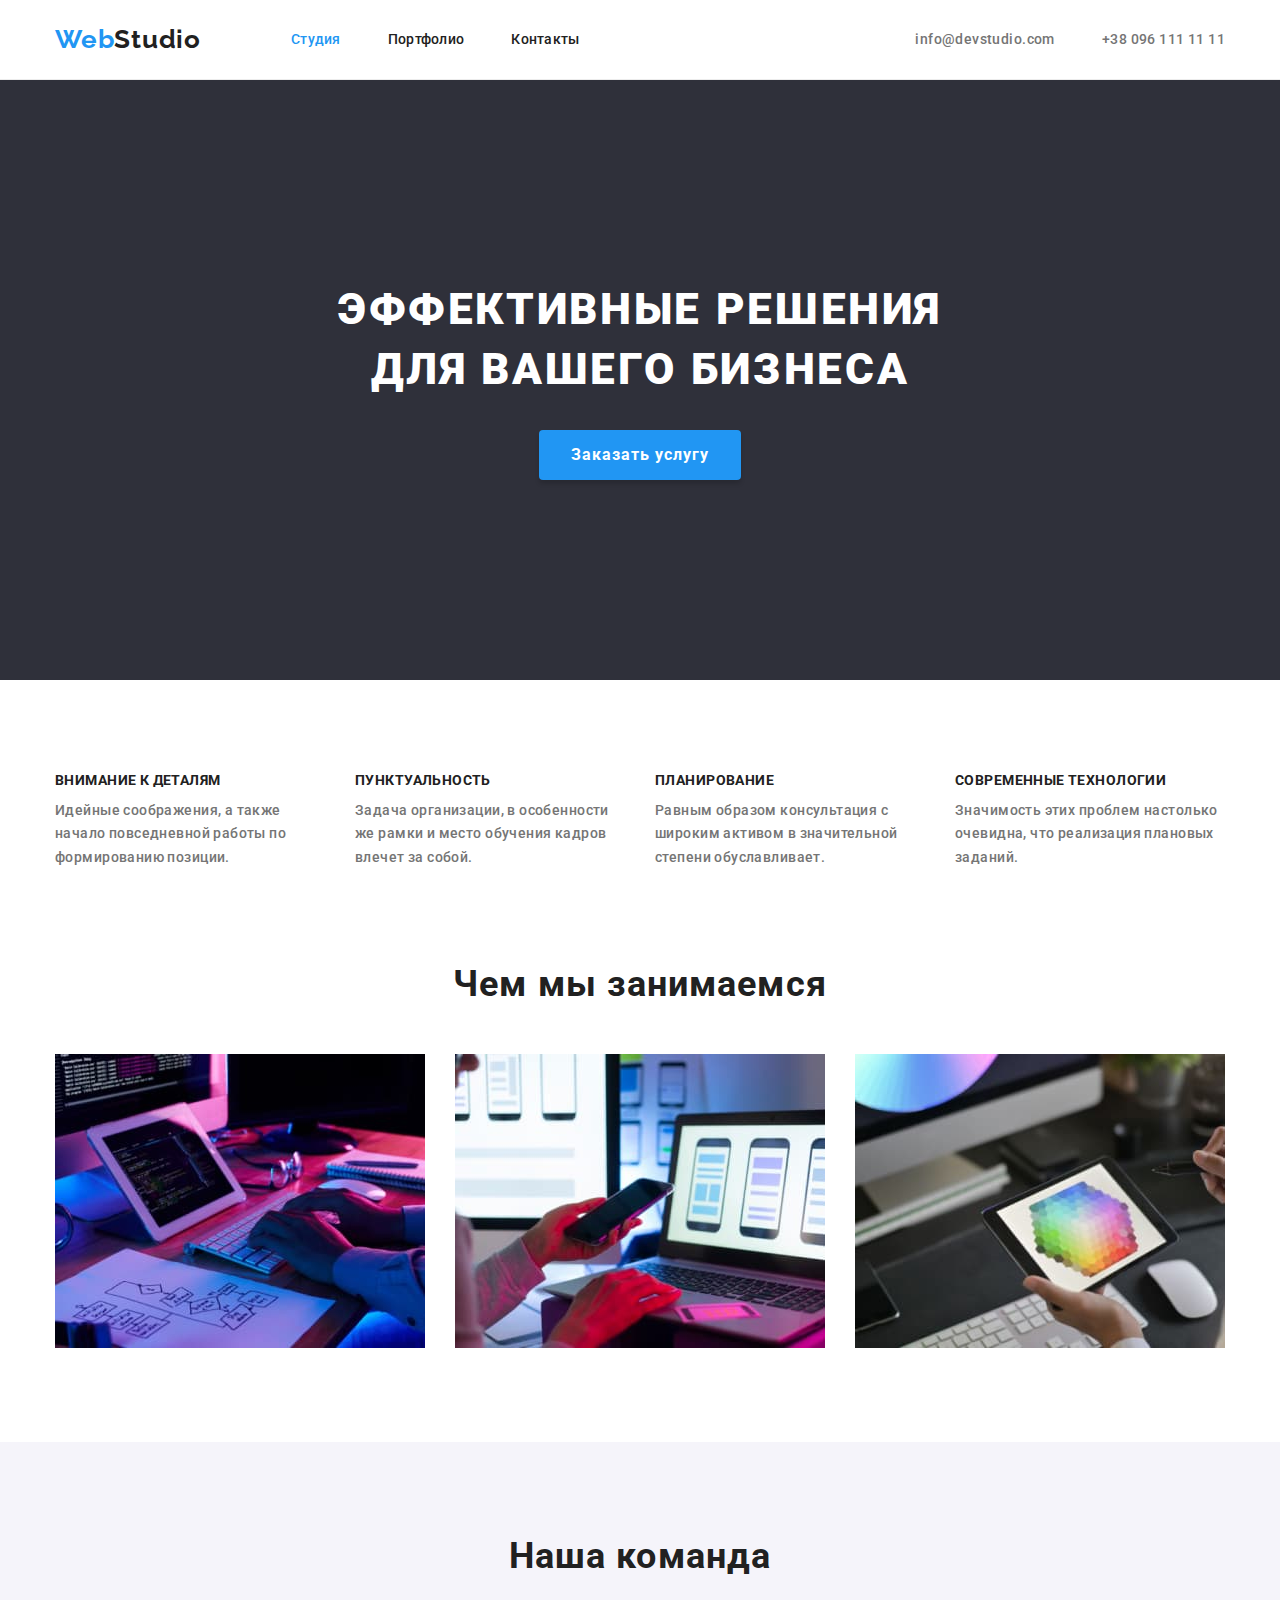
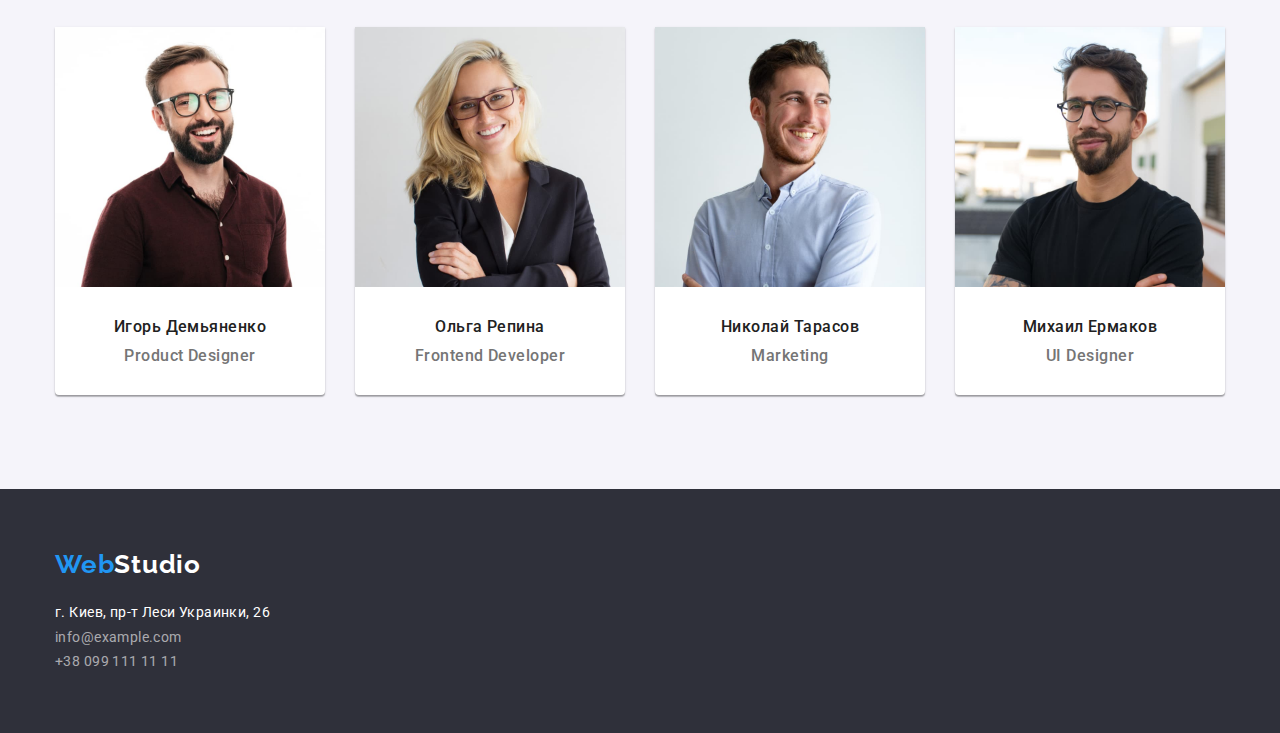
<file: index.html>
<!DOCTYPE html>
<html lang="ru">
<head>
    <meta charset="UTF-8">
    <meta http-equiv="X-UA-Compatible" content="IE=edge">
    <meta name="viewport" content="width=device-width, initial-scale=1.0">
    <title>WebStudio студия дизайна</title>
    <link rel="stylesheet" href="https://cdnjs.cloudflare.com/ajax/libs/modern-normalize/1.0.0/modern-normalize.min.css"/>
    <link href="https://fonts.googleapis.com/css2?family=Raleway:wght@700&family=Roboto:wght@400;500;700;900&display=swap"
        rel="stylesheet">
    <link rel="stylesheet" href="./css/styles.css">
</head>
<body>
    
    <!--хедер-->
    <header class="header">
        <div class="container">
       <nav class="navmenu"> 
           <a class="logo" lang="en" href="index.html"><span>Web</span>Studio</a>
            <ul class="list">
            <li class="point"><a class="link current" href="index.html">Студия</a></li>
            <li class="point"><a class="link" href="./portfolio.html">Портфолио</a></li>
            <li class="point"><a class="link" href="">Контакты</a></li>
            </ul>
        </nav>
        <ul class="list contact">
            <li class="point"><a class="link" lang="en" href="mailto:info@devstudio.com">info@devstudio.com</a></li>
            <li class="point"><a class="link" href="tel:+380961111111">+38 096 111 11 11</a></li>
        </ul>
        </div>
    </header>

    <!--уникальный контент-->
    <main>  

    <!-- баннер герой -->
    <section class="banner">
        <div class="container">
            <h1 class="title">Эффективные решения
                для вашего бизнеса</h1>
            <button class="order" type="button">Заказать услугу</button>
        </div>
        </section>

<!-- Особенности -->
    <section class="section features">
        <div class="container">
        <h2 class="visually-hidden">Особенности</h2>
    <ul class="list">
        <li class="point">
            <h3 class="title h3">Внимание к деталям</h3>
            <p  class="text">Идейные соображения, а также начало повседневной работы по формированию позиции.</p>
        </li>
        <li class="point">
            <h3 class="title h3">Пунктуальность</h3>
            <p  class="text">Задача организации, в особенности же рамки и место обучения кадров влечет за собой.</p>
        </li>
        <li class="point">
            <h3 class="title h3">Планирование</h3>
            <p  class="text">Равным образом консультация с широким активом в значительной степени обуславливает.</p>
        </li>
        <li class="point">
            <h3 class="title h3">Современные технологии</h3>
            <p  class="text">Значимость этих проблем настолько очевидна, что реализация плановых заданий.</p>
        </li>
    </ul>
    </div>
    </section>

<!-- Чем мы занимаемся -->
    <section class="section wedoing">
        <div class="container">
        <h2 class="title">Чем мы занимаемся</h2>
        <ul class="list">
            <li class="point">
                <img src="./images/box-1.jpeg" alt="Работа на планшете" width="370">
            </li>
            <li class="point">
                <img src="./images/box-2.jpeg" alt="Синхронизация ПК и смартфона" width="370">
            </li>
            <li class="point">
                <img src="./images/box-3.jpeg" alt="Планшет" width="370">
            </li>
        </ul>
    </div>
    </section>

<!-- Наша команда -->
    <section class="section  team">
        <div class="container">
        <h2 class="title">Наша команда</h2>
        <ul class="list">
            <li class="point">
                <img src="./images/img-1.jpeg" alt="Игорь Демьяненко" width="270">
                <div class="box">
                <h3 class="team-title">Игорь Демьяненко</h3>
                <p class="text" lang="en">Product Designer</p>
                </div>
            </li>
            <li class="point">
                <img src="./images/img-2.jpeg" alt="Ольга Репина" width="270">
                <div class="box">
                <h3 class="team-title">Ольга Репина</h3>
                <p class="text" lang="en">Frontend Developer</p>
                </div>
            </li>
            <li class="point">
                <img src="./images/img-3.jpeg" alt="Николай Тарасов" width="270">
                <div class="box">
                <h3 class="team-title">Николай Тарасов</h3>
                <p class="text" lang="en">Marketing</p>
                </div>
            </li>
            <li class="point">
                <img src="./images/img-4.jpeg" alt="Михаил Ермаков" width="270">
                <div class="box">
                <h3 class="team-title">Михаил Ермаков</h3>
                <p class="text" lang="en">UI Designer</p>
                </div>
            </li>
        </ul>
        </div>
    </section>
    
  </main>

    <!-- Подвал -->
    <footer class="footer">
        <div class="container">
        <a class="logo" lang="en" href="/"><span>Web</span>Studio</a>
        <address class="contacts">
            <ul class="list">
                <li><a class="street" href="https://goo.gl/maps/Ta9KP2Tuc9y4ZhMA9" target="_blank" rel="noopener noreferrer">г. Киев, пр-т Леси Украинки, 26</a></li>
                <li><a class="link" href="mailto:info@example.com">info@example.com</a></li>
                <li><a class="link" href="tel:+380991111111">+38 099 111 11 11</a></li>
            </ul>
            
        </address>
        </div>
    </footer>


</body>
</html>
</file>
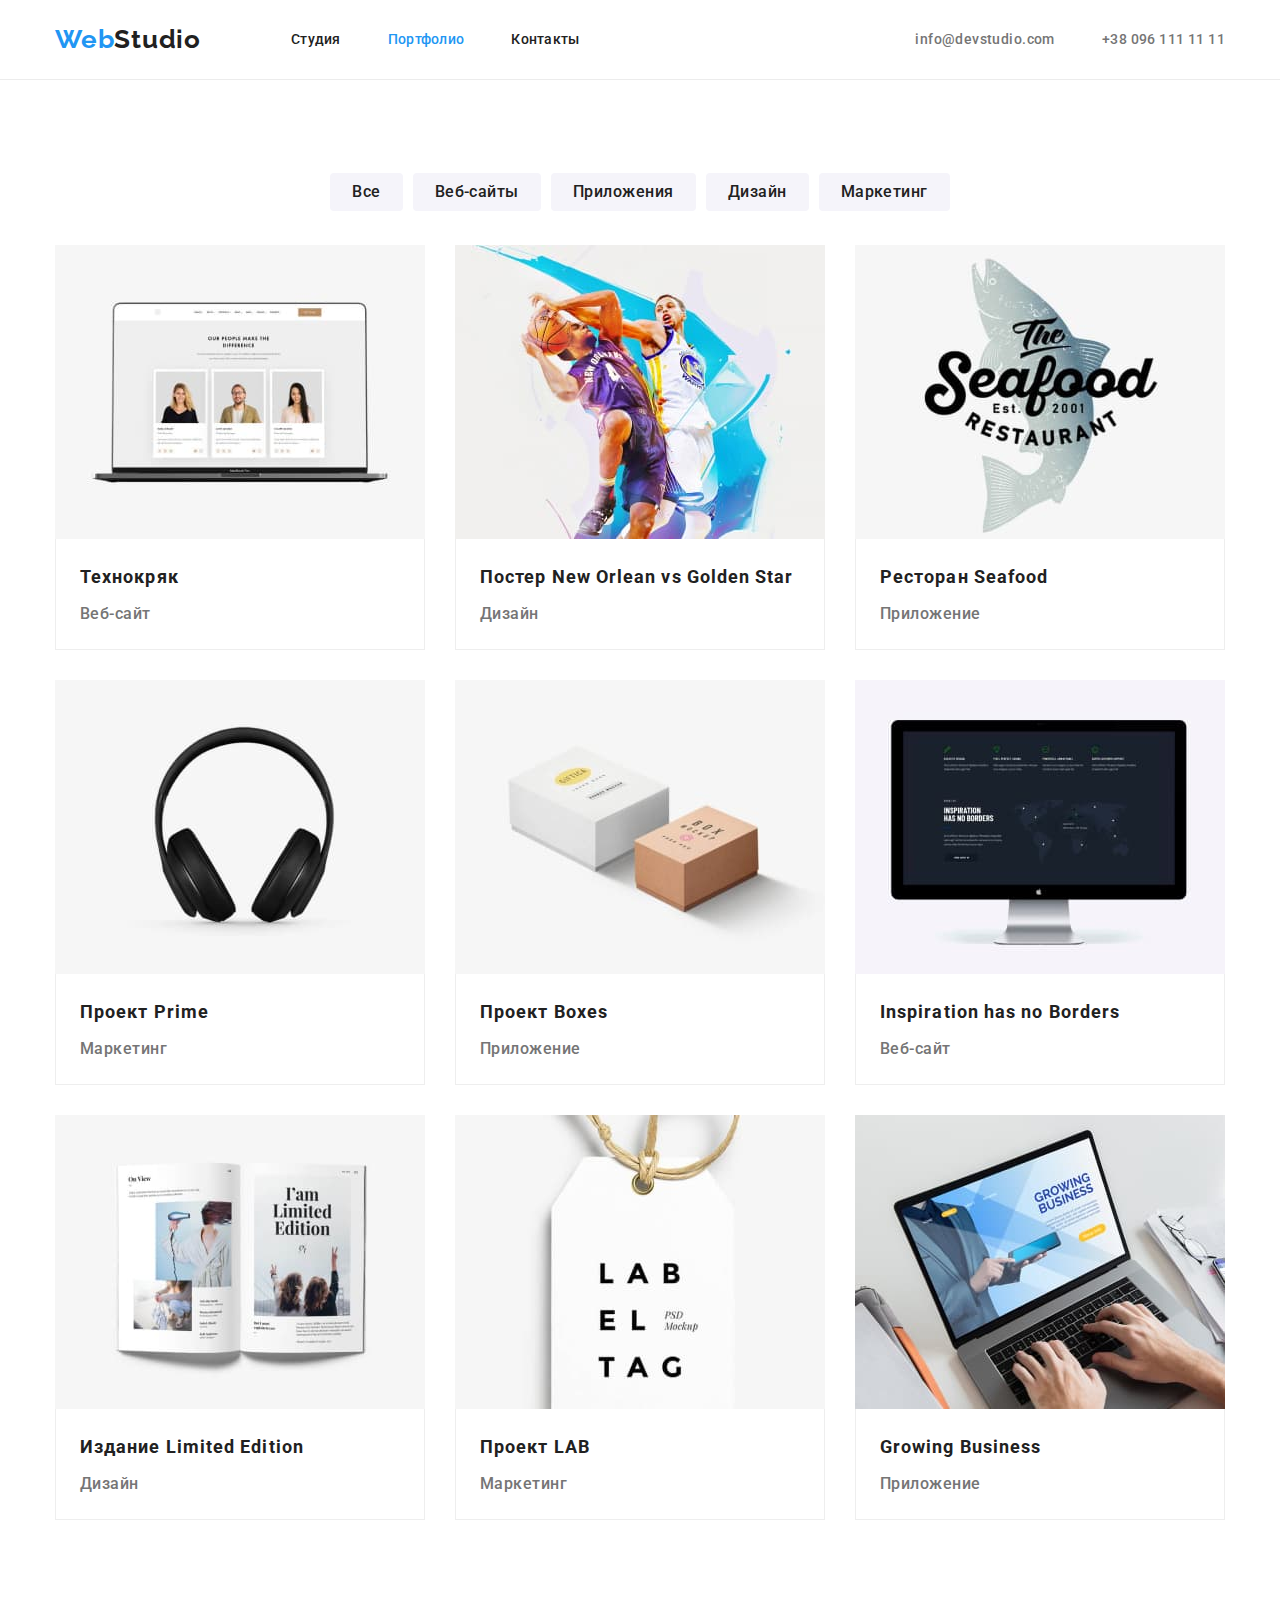
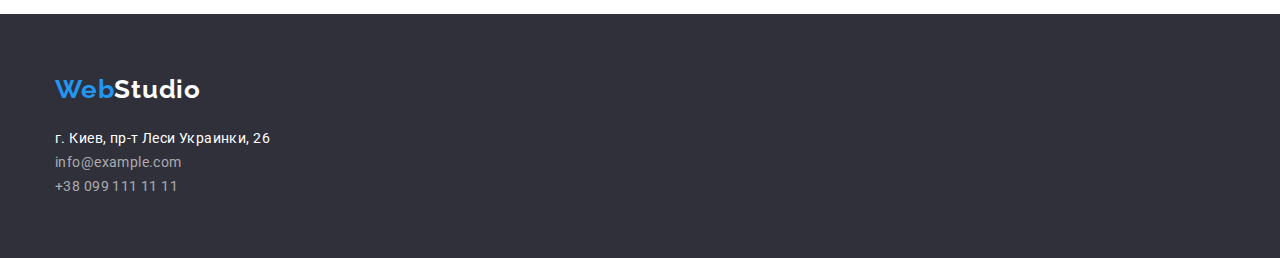
<file: portfolio.html>
<!DOCTYPE html>
<html lang="ru">

<head>
    <meta charset="UTF-8">
    <meta http-equiv="X-UA-Compatible" content="IE=edge">
    <meta name="viewport" content="width=device-width, initial-scale=1.0">
    <title>WebStudio Gallery</title>
    <link rel="stylesheet" href="https://cdnjs.cloudflare.com/ajax/libs/modern-normalize/1.0.0/modern-normalize.min.css"/>
    <link
        href="https://fonts.googleapis.com/css2?family=Raleway:wght@700&family=Roboto:wght@400;500;700;900&display=swap"
        rel="stylesheet">
    <link rel="stylesheet" href="./css/styles.css">
</head>

<body>

    <!--хедер-->
    <header class="header">
        <div class="container">
            <nav class="navmenu">
                <a class="logo" lang="en" href="index.html"><span>Web</span>Studio</a>
                <ul class="list">
                    <li class="point"><a class="link" href="index.html">Студия</a></li>
                    <li class="point"><a class="link current" href="./portfolio.html">Портфолио</a></li>
                    <li class="point"><a class="link" href="">Контакты</a></li>
                </ul>
            </nav>
            <ul class="list contact">
                <li class="point"><a class="link" lang="en" href="mailto:info@devstudio.com">info@devstudio.com</a></li>
                <li class="point"><a class="link" href="tel:+380961111111">+38 096 111 11 11</a></li>
            </ul>
        </div>
    </header>


    <!--уникальный контент-->
    <main>
        <section class="container portfolio">
            <div class="box">
                <h1 class="visually-hidden">Портфолио</h1>
                <ul class="list filtrs">
                    <li class="point"><button class="link current" type="button">Все</button></li>
                    <li class="point"><button class="link" type="button">Веб-сайты</button></li>
                    <li class="point"><button class="link" type="button">Приложения</button></li>
                    <li class="point"><button class="link" type="button">Дизайн</button></li>
                    <li class="point"><button class="link" type="button">Маркетинг</button></li>
                </ul>
                <ul class="list portfolio">
                    <li class="point">
                            <a class="link" href="#">
                            <img class="image" src="./images/technokryac.jpeg" alt="Технокряк" width=370>
                            <div class="caption">
                                <h2 class="title">Технокряк</h2>
                                <p class="text">Веб-сайт</p>
                            </div>
                            </a>
                    </li>
                    <li class="point">
                            <a class="link" href="#">
                            <img class="image" src="./images/new-orlean.jpeg" alt="Новый Орлен постер" width=370>
                            <div class="caption">
                                <h2 class="title">Постер <span lang="en">New Orlean vs Golden Star</span></h2>
                                <p class="text">Дизайн</p>
                            </div>
                            </a>
                    </li>
                    <li class="point">
                            <a class="link" href="#">
                            <img class="image" src="./images/seafood.jpeg" alt="Морская еда" width=370>
                            <div class="caption">
                                <h2 class="title">Ресторан <span lang="en">Seafood</span></h2>
                                <p class="text">Приложение</p>
                            </div>
                            </a>
                    </li>
                    <li class="point">
                            <a class="link" href="#">
                            <img class="image" src="./images/prime.jpeg" alt="Первый" width=370>
                            <div class="caption">
                                <h2 class="title">Проект <span lang="en">Prime</span></h2>
                                <p class="text">Маркетинг</p>
                            </div>
                            </a>
                    </li>
                    <li class="point">
                            <a class="link" href="#">
                            <img class="image" src="./images/boxes.jpeg" alt="Коробки" width=370>
                            <div class="caption">
                                <h2 class="title">Проект <span lang="en">Boxes</span></h2>
                                <p class="text">Приложение</p>
                            </div>
                            </a>
                    </li>
                    <li class="point">
                            <a class="link" href="#">
                            <img class="image" src="./images/no-borders.jpeg" alt="Вдохновение не имеет границ" width=370>
                            <div class="caption">
                                <h2 class="title"><span lang="en">Inspiration has no Borders</span></h2>
                                <p class="text">Веб-сайт</p>
                            </div>
                            </a>
                    </li>
                    <li class="point">
                            <a class="link" href="#">
                            <img class="image" src="./images/lmt-edition.jpeg" alt="Ограниченный выпуск" width=370>
                            <div class="caption">
                                <h2 class="title">Издание <span lang="en">Limited Edition</span></h2>
                                <p class="text">Дизайн</p>
                            </div>
                            </a>
                    </li>
                    <li class="point">
                            <a class="link" href="">
                            <img class="image" src="./images/lab.jpeg" alt="ЛАБ" width=370>
                            <div class="caption">
                                <h2 class="title">Проект <span lang="en">LAB</span></h2>
                                <p class="text">Маркетинг</p>
                            </div>
                        </a></li>
                    <li class="point">
                            <a class="link" href="">
                            <img class="image" src="./images/grow-bus.jpeg" alt="Рост бизнеса" width=370>
                            <div class="caption">
                                <h2 class="title"><span lang="en">Growing Business</span></h2>
                                <p class="text">Приложение</p>
                            </div>
                        </a>
                    </li>
                </ul>
            </div>
        </section>
    </main>


    <!-- Подвал -->
    <footer class="footer">
        <div class="container">
            <a class="logo" lang="en" href="/"><span>Web</span>Studio</a>
            <address class="contacts">
                <ul class="list">
                    <li><a class="street" href="/">г. Киев, пр-т Леси Украинки, 26</a></li>
                    <li><a class="link" href="mailto:info@example.com">info@example.com</a></li>
                    <li><a class="link" href="tel:+380991111111">+38 099 111 11 11</a></li>
                </ul>
            </address>
        </div>
    </footer>

</body>
</file>
<file: css/styles.css>
:root {
  --brand-color: #2196f3;
  --brand-color-secondary: #2f303a;
  --brand-color-third: #212121;
  --text-color: #757575;
  --brand-white: #ffffff;
}
/* общие стили */
body {
  font-family: "Roboto", sans-serif;
  font-style: normal;
  font-weight: 400;
  font-size: 14px;
  line-height: 1.7;
  letter-spacing: 0.03em;
  color: var(--text-color);
  background-color: var(--brand-white);
}

/* Главная страница */
/* удаляю подчеркивания в тексте/ссылках */
.link,
.street,
.logo,
address {
  text-decoration: none;
  color: inherit;
  font-family: inherit;
  font-style: inherit;

  margin: 0;
  padding: 0;
}
.list {
  list-style: none;
  padding: 0;
  margin: 0;
}
img {
  display: block;
}

ul,
h1,
h2,
h3,
h4,
h5,
h6,
p {
  padding: 0;
  margin: 0;
}
button {
  cursor: pointer;
}

.link {
  display: block;
}
.visually-hidden {
  width: 1px;
  height: 1px;

  margin: -1px;
  border: 0;

  white-space: nowrap;
  clip-path: inset(100%);
}

/* хэдэр */
.header {
  border-bottom: 1px solid #ececec;
}
.header > .container {
  display: flex;
  justify-content: center;
}
/* оформление логотипа  */

.logo {
  padding-top: 24px;
  padding-bottom: 24px;

  font-family: Raleway;

  font-weight: bold;
  font-size: 26px;
  line-height: 1.19;
  letter-spacing: 0.03em;

  color: var(--brand-color-third);
}
.logo span {
  color: var(--brand-color);
}

/* оформление меню хедера */
.navmenu {
  display: flex;
}
.header .list {
  display: flex;
  align-items: center;
}
.point {
  font-weight: 500;
}
.navmenu .list {
  margin-left: 90px;
}
.header .point {
  margin-right: 47px;
}
.header .point:last-child {
  margin-right: 0;
}
.navmenu .link {
  display: block;

  padding-top: 30px;
  padding-bottom: 30px;

  font-weight: 500;
  font-size: 14px;
  line-height: 16px;
  letter-spacing: 0.02em;
  color: var(--brand-color-third);
}
.list.contact {
  margin-left: auto;
}
.header .link:active,
.header .link:focus,
.header .link:hover {
  color: var(--brand-color);
  cursor: pointer;
}
.link.current {
  color: var(--brand-color);
}

/* container  */
.container {
  width: 1200px;

  margin: auto;
  padding-left: 15px;
  padding-right: 15px;
}

/* Оформление Баннера  */
.banner {
  padding-top: 200px;
  padding-bottom: 200px;

  background-color: var(--brand-color-secondary);
}
/* заголовок баннера  */
.banner .title {
  margin: auto;

  text-align: center;

  width: 696px;

  font-weight: 900;
  font-size: 44px;
  line-height: 1.36;

  letter-spacing: 0.06em;
  text-transform: uppercase;
  color: var(--brand-white);
}
/* кнопка заказать на баннере  */
.banner .order {
  display: block;

  margin: 30px auto 0;
  padding: 10px 32px;

  font-family: inherit;
  font-weight: bold;
  font-size: 16px;
  line-height: 1.875;

  letter-spacing: 0.06em;
  color: var(--brand-white);

  background-color: var(--brand-color);
  box-shadow: 0px 4px 4px rgba(0, 0, 0, 0.15);
  border-radius: 4px;
  border: transparent;
}

/* общее оформление секций  */
.section {
  padding-top: 94px;
  padding-bottom: 94px;
}
.section .list {
  display: flex;
}
.section .point {
  margin-right: 30px;
}
.section .point:last-child {
  margin-right: 0;
}

/* Главный заголовок секций */
.section .title {
  margin-bottom: 50px;

  text-align: center;

  font-weight: bold;
  font-size: 36px;
  line-height: 1.12;
  letter-spacing: 0.03em;
  color: var(--brand-color-third);
}

/* секция Особенности  */

/* заголовки  */
.features .point {
  width: 270px;
}

.section .title.h3 {
  margin-bottom: 10px;

  text-align: left;

  font-weight: bold;
  font-size: 14px;
  line-height: 1.14;
  letter-spacing: 0.03em;
  text-transform: uppercase;
  color: var(--brand-color-third);
}

/* секция Чем мы занимаемся  */
.section.wedoing {
  padding-top: 0;
}

/* секция Наша Команда  */

.section.team {
  background-color: #f5f4fa;
}
.section.team .point {
  background-color: var(--brand-white);

  box-shadow: 0px 1px 3px rgba(0, 0, 0, 0.12), 0px 1px 1px rgba(0, 0, 0, 0.14),
    0px 2px 1px rgba(0, 0, 0, 0.2);
  border-radius: 0px 0px 4px 4px;
}
.section.team .box {
  margin-top: 30px;
  margin-bottom: 30px;
}
.team-title {
  text-align: center;

  font-weight: 500;
  font-size: 16px;
  line-height: 1.19;
  letter-spacing: 0.03em;
  color: var(--brand-color-third);
}
.section.team .text {
  margin-top: 10px;
  text-align: center;

  font-size: 16px;
  line-height: 1.19;
  letter-spacing: 0.03em;

  color: #757575;
}

/* футер  */
.footer {
  background-color: var(--brand-color-secondary);

  padding-top: 60px;
  padding-bottom: 60px;
}
.footer .logo {
  color: var(--brand-white);

  padding: 0;
}
.footer .contacts {
  margin-top: 20px;
}
.footer .list {
  font-size: 14px;
  line-height: 1.72;

  letter-spacing: 0.03em;
  color: var(--brand-white);
}
.footer .link {
  color: rgba(255, 255, 255, 0.6);
}
.footer .link:hover,
.footer .link:active,
.footer .link:focus {
  color: var(--brand-color);
}

/* Страница Портфолио  */
.container.portfolio {
  padding-top: 94px;
  padding-bottom: 94px;
}

/* Фильтра  */
.list.filtrs {
  display: flex;
  justify-content: center;

  margin-bottom: 34px;
}
.list.filtrs .point {
  margin-right: 10px;
}
.list.filtrs .point:last-child {
  margin-right: 0;
}

.list.filtrs .link {
  padding: 6px 22px;

  background: #f5f4fa;

  border-radius: 4px;
  border: transparent;

  font-weight: 500;
  font-size: 16px;
  line-height: 1.63;

  letter-spacing: 0.03em;
  color: var(--brand-color-third);
}

.filtrs .link:active,
.filtrs .link:focus,
.filtrs .link:hover {
  background-color: var(--brand-color);
  color: var(--brand-white);
  border-radius: 4px;
}

/* Портфолио список  */
.list.portfolio {
  display: flex;
  flex-wrap: wrap;
}

.list.portfolio .point {
  margin-right: 30px;
  margin-bottom: 30px;

  width: 370px;

  background-color: var(--brand-white);
}
.list.portfolio .point:nth-last-child(3n + 1) {
  margin-right: 0;
}
.list.portfolio .point:nth-last-child(-n + 3) {
  margin-bottom: 0;
}

.portfolio .title {
  font-weight: bold;
  font-size: 18px;
  line-height: 2;

  letter-spacing: 0.06em;
  color: var(--brand-color-third);
}
.portfolio .text {
  margin-top: 4px;

  font-size: 16px;
  line-height: 1.87;

  letter-spacing: 0.03em;

  color: #757575;
}

.caption {
  padding-top: 20px;
  padding-left: 24px;
  padding-bottom: 20px;
  padding-right: 24px;

  border-left: 1px solid #eeeeee;
  border-right: 1px solid #eeeeee;
  border-bottom: 1px solid #eeeeee;
}
</file>
